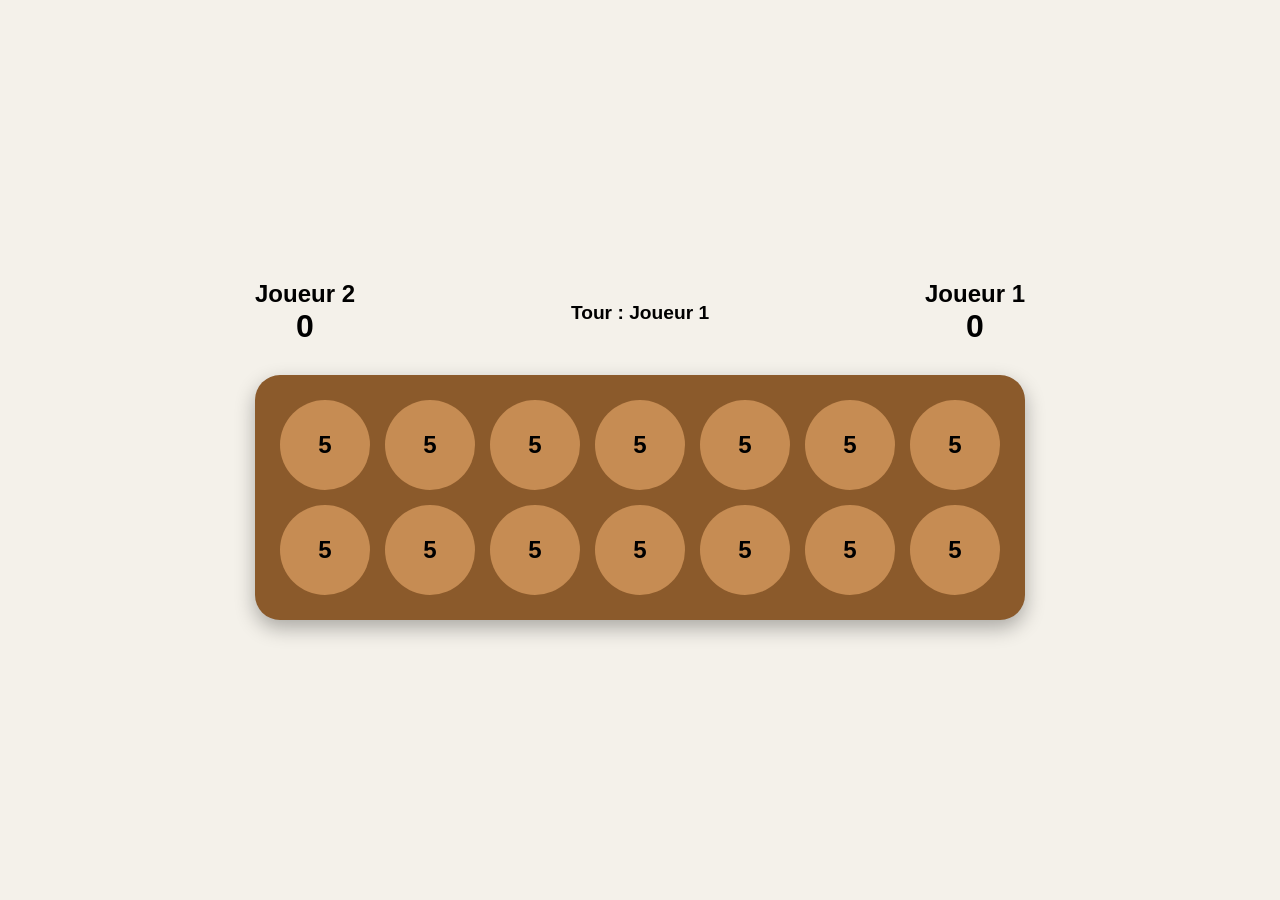
<file: frontend/scr/index.html>
<!DOCTYPE html>
<html lang="fr">
<head>
    <meta charset="UTF-8">
    <meta name="viewport" content="width=device-width, initial-scale=1.0">
    <title>Songo</title>
    <link rel="stylesheet" href="style.css">

</head>
<body>

    <div class="game-container">

        <div class="scoreboard">
            <div class="score">
                <h2>Joueur 2</h2>
                <span id="score2">0</span>
            </div>

            <div class="turn">
                Tour : <span id="current-player">Joueur 1</span>
            </div>

            <div class="score">
                <h2>Joueur 1</h2>
                <span id="score1">0</span>
            </div>
        </div>

        <div class="board">

            <!-- Rangée adverse -->
            <div class="pit" data-index="13">5</div>
            <div class="pit" data-index="12">5</div>
            <div class="pit" data-index="11">5</div>
            <div class="pit" data-index="10">5</div>
            <div class="pit" data-index="9">5</div>
            <div class="pit" data-index="8">5</div>
            <div class="pit" data-index="7">5</div>

            <!-- Ta rangée -->
            <div class="pit" data-index="0">5</div>
            <div class="pit" data-index="1">5</div>
            <div class="pit" data-index="2">5</div>
            <div class="pit" data-index="3">5</div>
            <div class="pit" data-index="4">5</div>
            <div class="pit" data-index="5">5</div>
            <div class="pit" data-index="6">5</div>

        </div>

    </div>

</body>
<script src="regle.js"></script>
</html>
</file>
<file: frontend/scr/style.css>
* {
    margin: 0;
    padding: 0;
    box-sizing: border-box;
}

body {
    min-height: 100vh;
    display: flex;
    justify-content: center;
    align-items: center;

    background: #f4f1ea;
    font-family: Arial, sans-serif;
}

.game-container {
    display: flex;
    flex-direction: column;
    gap: 30px;
}

.scoreboard {
    display: flex;
    justify-content: space-between;
    align-items: center;
}

.score {
    text-align: center;
}

.score span {
    font-size: 2rem;
    font-weight: bold;
}

.turn {
    font-size: 1.2rem;
    font-weight: bold;
}

.board {
    background: #8b5a2b;

    padding: 25px;
    border-radius: 25px;

    display: grid;
    grid-template-columns: repeat(7, 90px);
    grid-template-rows: repeat(2, 90px);

    gap: 15px;

    box-shadow:
        0 8px 20px rgba(0,0,0,0.3);
}

.pit {
    width: 90px;
    height: 90px;

    border-radius: 50%;

    background: #c68c53;

    display: flex;
    justify-content: center;
    align-items: center;

    font-size: 1.5rem;
    font-weight: bold;

    cursor: pointer;

    transition: 0.2s;
}

.pit:hover {
    transform: scale(1.08);
}

.pit.active {
    border: 4px solid gold;
}
</file>
<file: frontend/style.css>
* {
    margin: 0;
    padding: 0;
    box-sizing: border-box;
}

body {
    min-height: 100vh;
    display: flex;
    justify-content: center;
    align-items: center;

    background: #f4f1ea;
    font-family: Arial, sans-serif;
}

.game-container {
    display: flex;
    flex-direction: column;
    gap: 30px;
}

.scoreboard {
    display: flex;
    justify-content: space-between;
    align-items: center;
}

.score {
    text-align: center;
}

.score span {
    font-size: 2rem;
    font-weight: bold;
}

.turn {
    font-size: 1.2rem;
    font-weight: bold;
}

.board {
    background: #8b5a2b;

    padding: 25px;
    border-radius: 25px;

    display: grid;
    grid-template-columns: repeat(7, 90px);
    grid-template-rows: repeat(2, 90px);

    gap: 15px;

    box-shadow:
        0 8px 20px rgba(0,0,0,0.3);
}

.pit {
    width: 90px;
    height: 90px;

    border-radius: 50%;

    background: #c68c53;

    display: flex;
    justify-content: center;
    align-items: center;

    font-size: 1.5rem;
    font-weight: bold;

    cursor: pointer;

    transition: 0.2s;
}

.pit:hover {
    transform: scale(1.08);
}

.pit.active {
    border: 4px solid gold;
}
</file>
